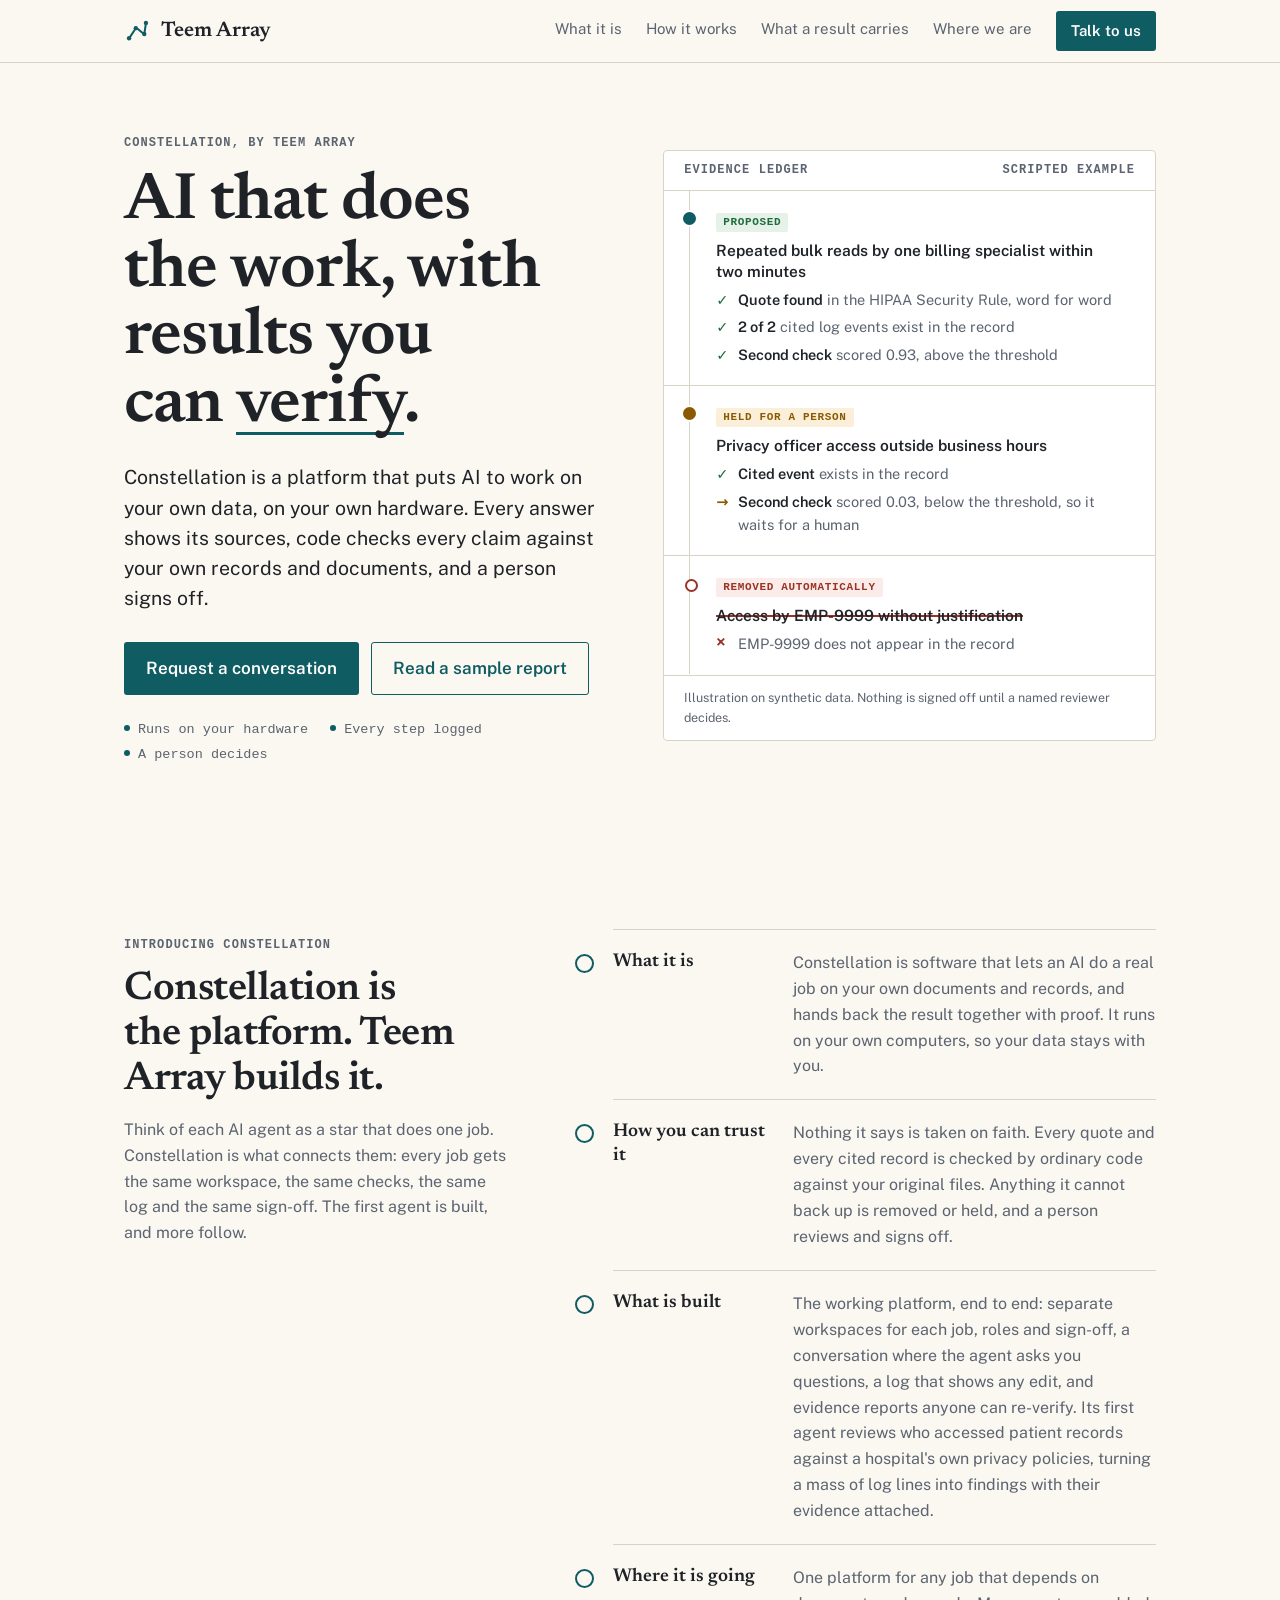
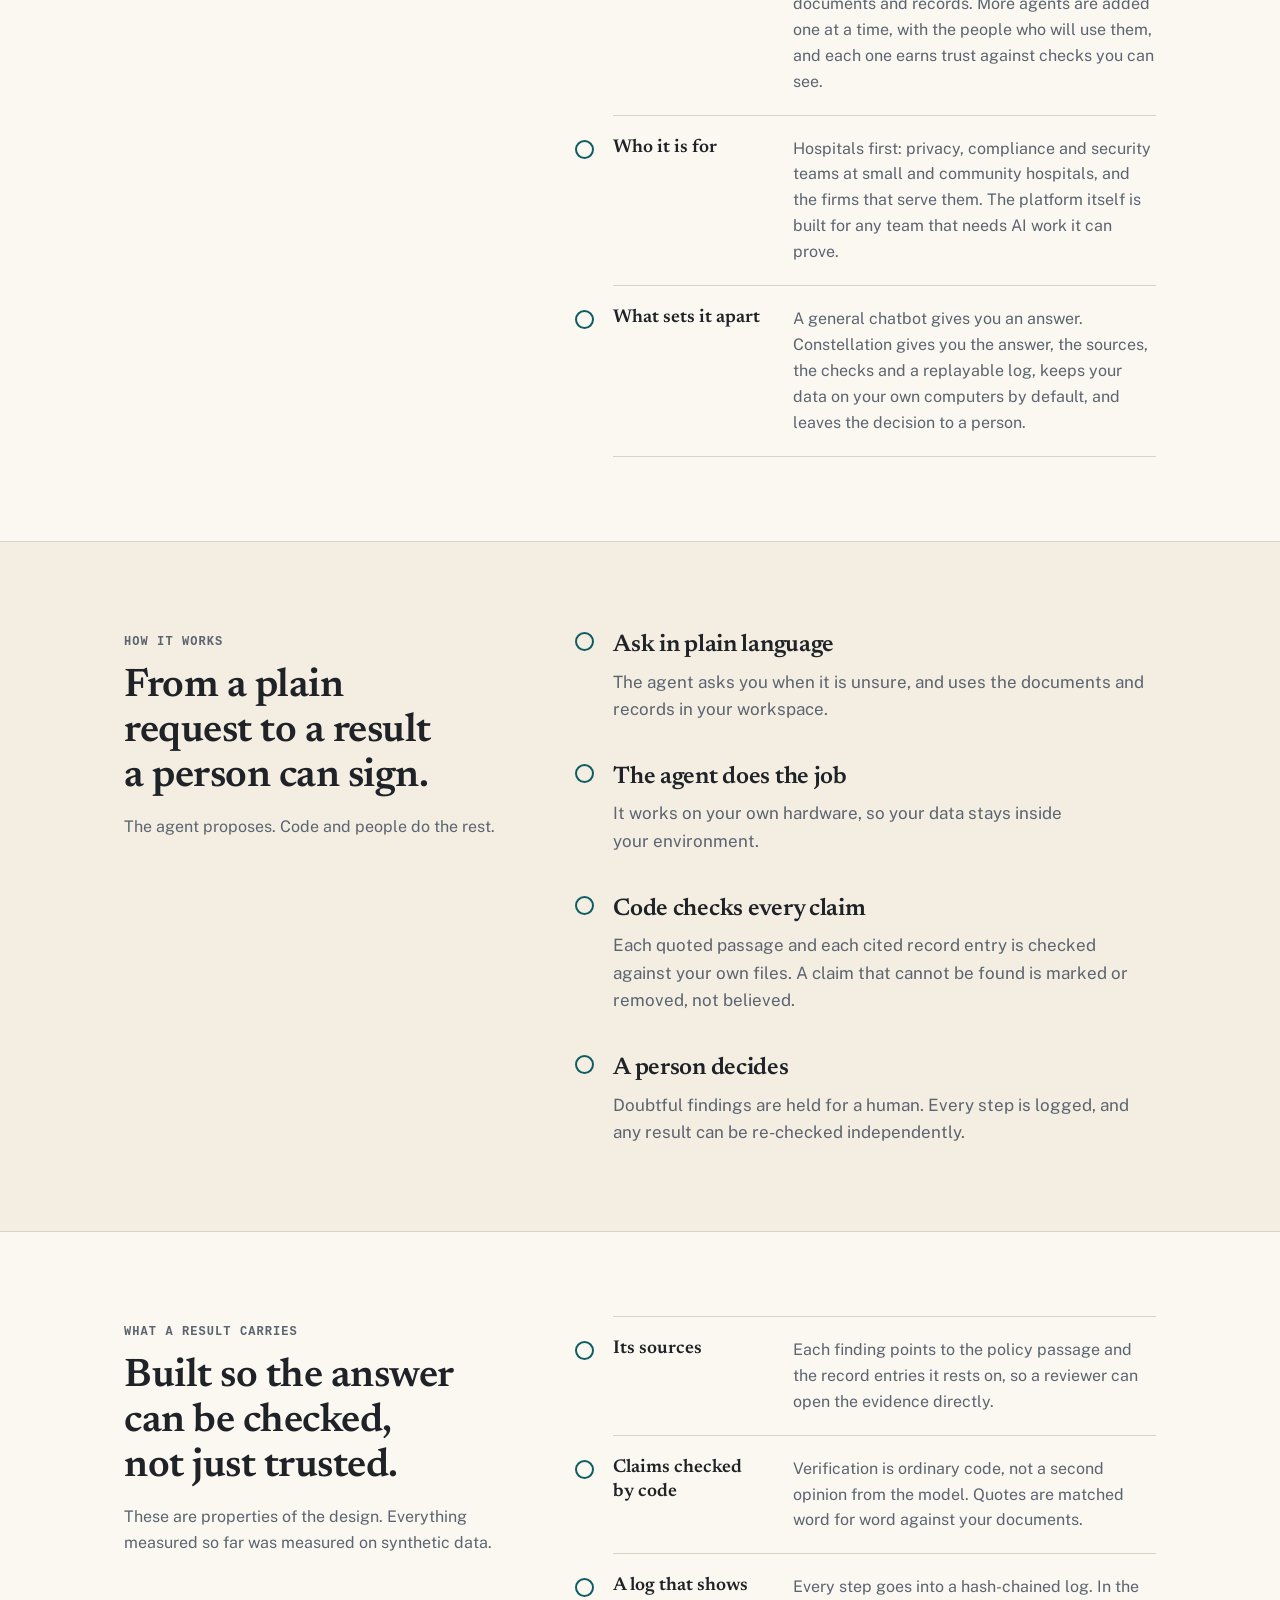
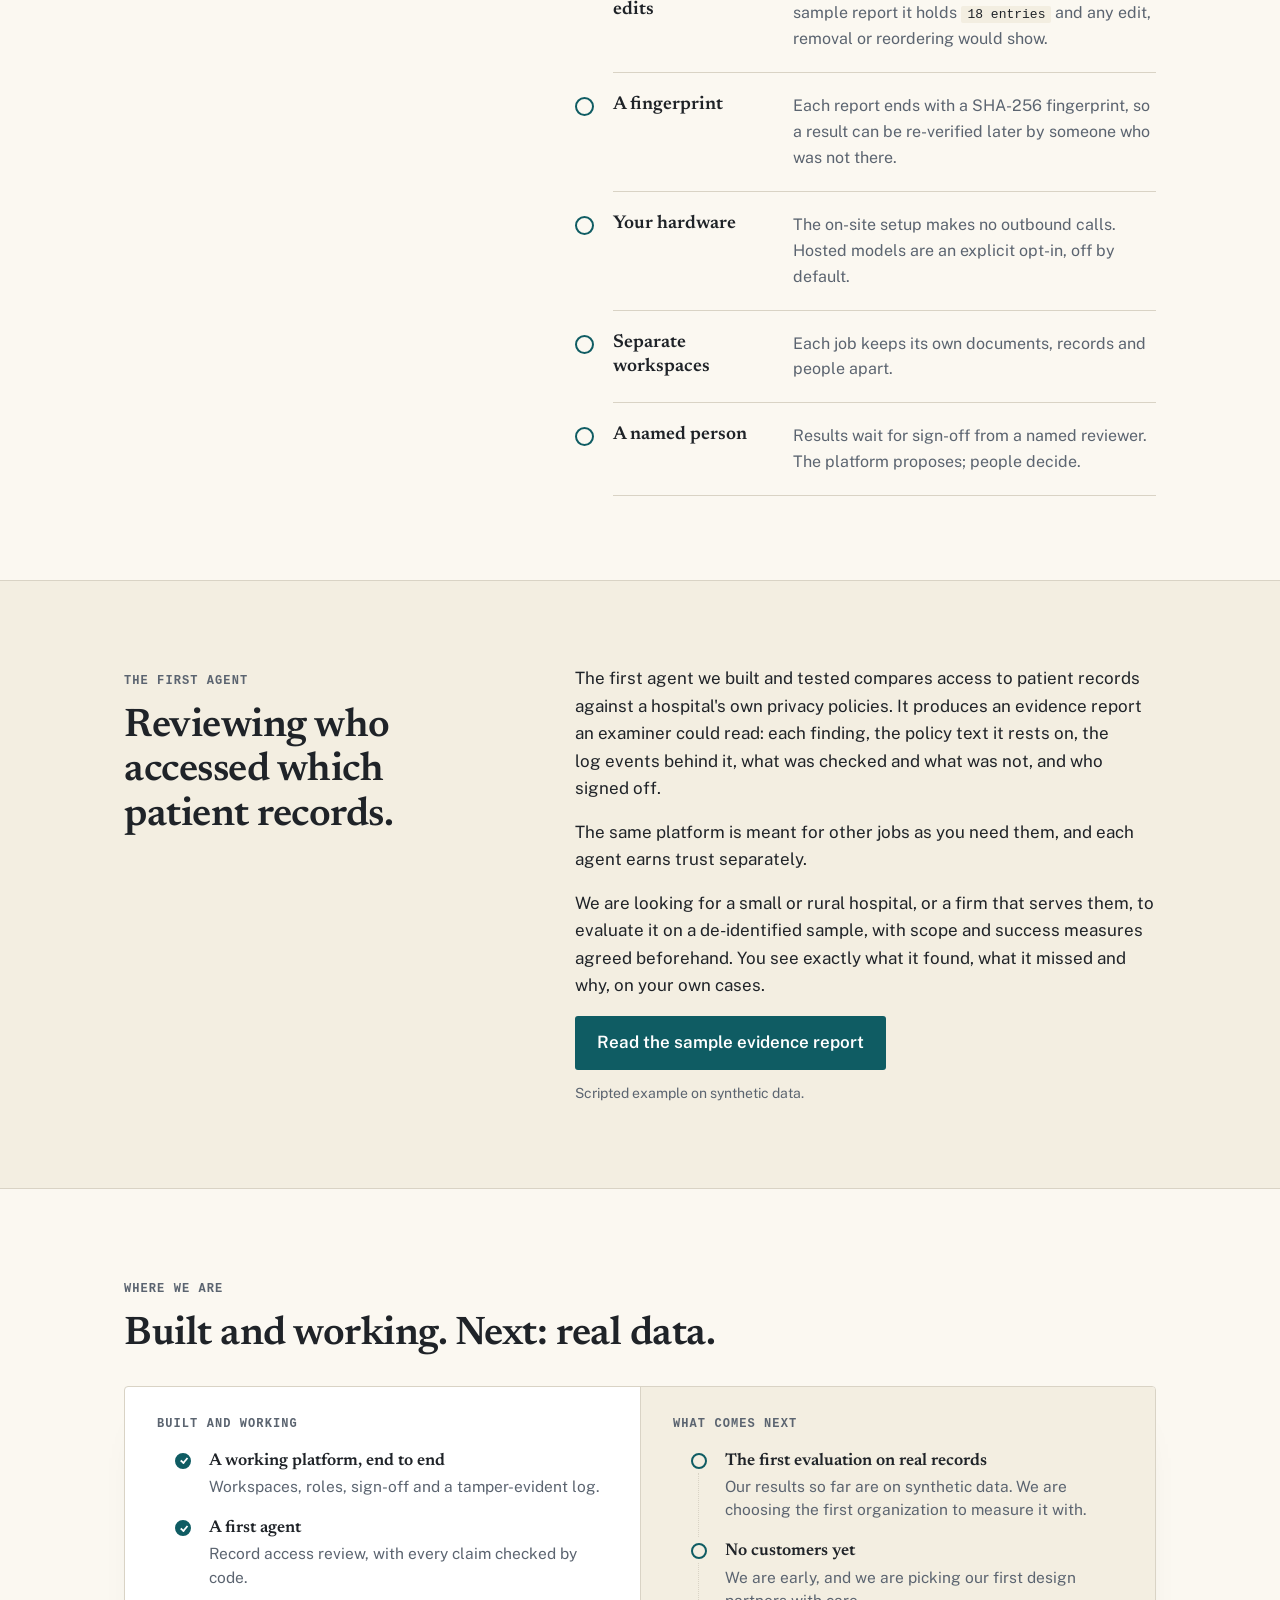
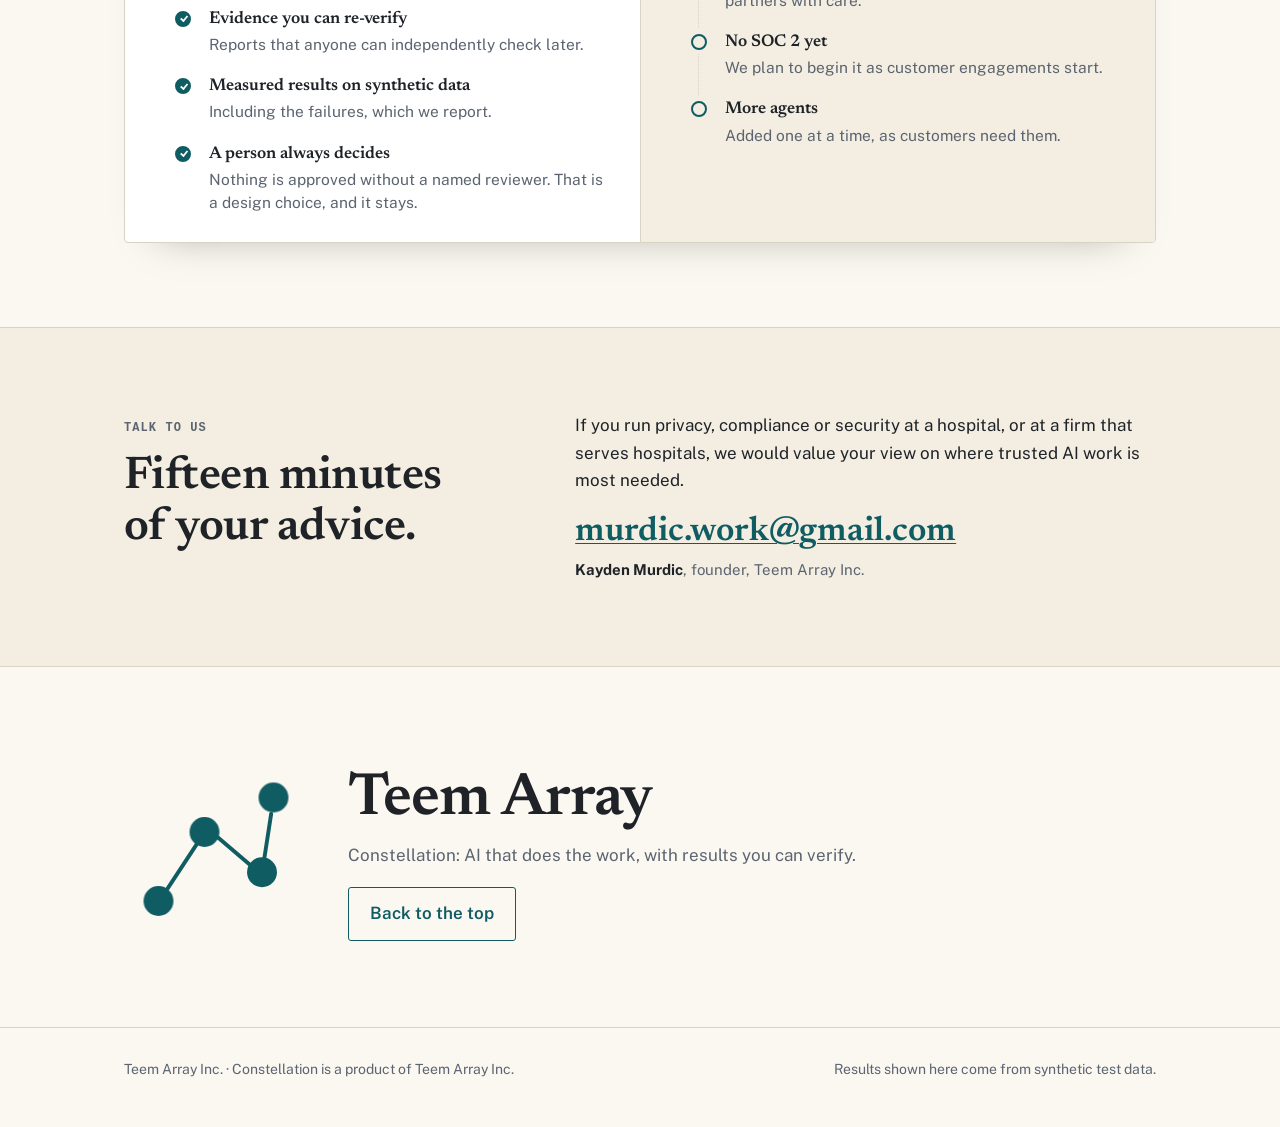
<file: index.html>
<!doctype html>
<html lang="en">
<head>
<meta charset="utf-8">
<meta name="viewport" content="width=device-width, initial-scale=1">
<meta http-equiv="Content-Security-Policy" content="default-src 'none'; script-src 'self'; style-src 'self' 'unsafe-inline'; font-src 'self'; img-src 'self' data:; base-uri 'none'; form-action 'none'; frame-ancestors 'none'">
<meta name="referrer" content="no-referrer">
<meta name="color-scheme" content="light dark">
<title>Teem Array: AI that does the work, with results you can verify</title>
<meta name="description" content="Constellation is a platform that puts AI to work on your own data, on your own hardware, and returns results you can verify. Every claim is checked against your own records and documents, every step is logged, and a person signs off.">
<meta property="og:title" content="Teem Array: AI that does the work, with results you can verify">
<meta property="og:description" content="A platform that puts AI to work on your own data, on your own hardware, with results you can verify.">
<meta property="og:type" content="website">
<link rel="icon" href="data:image/svg+xml,%3Csvg xmlns='http://www.w3.org/2000/svg' viewBox='0 0 16 16'%3E%3Cg fill='%230F5C63'%3E%3Ccircle cx='3' cy='12' r='1.3'/%3E%3Ccircle cx='7' cy='6' r='1.3'/%3E%3Ccircle cx='12' cy='9.5' r='1.3'/%3E%3Ccircle cx='13' cy='3' r='1.3'/%3E%3C/g%3E%3Cpath d='M3.8 10.9 6.3 7.1M8.2 6.5l2.7 2.3M12.2 8.3l.6-3.9' stroke='%230F5C63' stroke-width='1.2' fill='none' stroke-linecap='round'/%3E%3C/svg%3E">
<link rel="stylesheet" href="site.css">
<script src="site.js"></script>
<style>
section { padding-block: 84px; }
section.tint { background: var(--paper-2); border-block: 1px solid var(--rule); }
h2 { font-size: clamp(28px, 3.4vw, 40px); line-height: 1.12; }
.split { display: grid; grid-template-columns: minmax(0, .8fr) minmax(0, 1.2fr); gap: 64px; align-items: start; }
.split > .head { position: sticky; top: 100px; }
.split .head p { margin-top: 14px; color: var(--muted); font-size: 16px; }
@media (max-width: 860px) { .split { grid-template-columns: minmax(0, 1fr); gap: 28px; } .split > .head { position: static; } section { padding-block: 60px; } }

/* hero */
.hero { padding-block: 64px 80px; }
.hero-grid { display: grid; grid-template-columns: minmax(0, 1fr) minmax(0, 1.02fr); gap: 56px; align-items: center; }
@media (max-width: 920px) { .hero-grid { grid-template-columns: minmax(0, 1fr); gap: 40px; } .hero { padding-block: 40px 56px; } }
.hero h1 { font-size: clamp(40px, 5.6vw, 66px); line-height: 1.03; margin: 14px 0 22px; }
.hero h1 .u { background: linear-gradient(var(--teal), var(--teal)) no-repeat 0 92% / 100% 3px; padding-bottom: 2px; }
.lede { font-size: 19.5px; line-height: 1.55; max-width: 34em; margin-bottom: 28px; }
.cta-row { display: flex; flex-wrap: wrap; gap: 12px; }
.facts { display: flex; flex-wrap: wrap; gap: 6px 22px; margin: 26px 0 0; padding: 0; list-style: none; font: 500 13.5px/1.4 var(--font-mono); color: var(--muted); }
.facts li::before { content: ""; display: inline-block; width: 6px; height: 6px; border-radius: 50%; background: var(--teal); margin-right: 8px; vertical-align: 2px; }

/* the ledger: the one drawn mechanism on the page */
.ledger { background: var(--card); border: 1px solid var(--rule); border-radius: 4px; font-size: 14.5px; min-width: 0; }
.ledger-head { display: flex; justify-content: space-between; gap: 12px; padding: 12px 20px; border-bottom: 1px solid var(--rule); }
.claim { position: relative; padding: 17px 20px 17px 52px; border-top: 1px solid var(--rule); }
.ledger-head + .claim { border-top: 0; }
.claim::before { content: ""; position: absolute; left: 25px; top: 0; bottom: 0; width: 1px; background: var(--rule); transform-origin: top; }
.node { position: absolute; left: 19px; top: 21px; width: 13px; height: 13px; border-radius: 50%; background: var(--teal); border: 2px solid var(--card); box-sizing: content-box; margin: -2px; }
.claim.held .node { background: var(--hold); }
.claim.gone .node { background: var(--card); border: 2px solid var(--gone); margin: 0; width: 9px; height: 9px; left: 21px; top: 23px; box-sizing: content-box; }
.claim h3 { font: 600 15.5px/1.35 var(--font-body); margin: 0 0 4px; letter-spacing: 0; text-wrap: pretty; }
.chip { display: inline-block; font: 600 11px/1 var(--font-mono); letter-spacing: .06em; text-transform: uppercase; padding: 4px 7px; border-radius: 2px; margin-bottom: 8px; }
.chip.ok { background: var(--ok-wash); color: var(--ok); }
.chip.hold { background: var(--hold-wash); color: var(--hold); }
.chip.gone { background: var(--gone-wash); color: var(--gone); }
.checks { list-style: none; margin: 4px 0 0; padding: 0; color: var(--muted); }
.checks li { padding: 2px 0 2px 22px; position: relative; }
.checks li::before { content: "\2713"; position: absolute; left: 0; color: var(--ok); font-weight: 700; }
.checks li.flag::before { content: "\2192"; color: var(--hold); }
.checks li.x::before { content: "\00d7"; color: var(--gone); font-size: 17px; line-height: 1.2; }
.checks b { color: var(--ink); font-weight: 600; }
.strike { background: linear-gradient(var(--gone), var(--gone)) no-repeat 0 55% / 100% 2px; }
.ledger-foot { padding: 12px 20px; border-top: 1px solid var(--rule); font-size: 12.5px; color: var(--muted); }
@media (max-width: 480px) { .claim { padding-left: 46px; padding-right: 14px; } .ledger-head, .ledger-foot { padding-inline: 14px; } }

/* how it works: a drawn path of four stops */
.path { list-style: none; margin: 0; padding: 0 0 0 38px; position: relative; display: grid; gap: 34px; }
.path::before { content: ""; position: absolute; left: 7px; top: 10px; bottom: 10px; width: 1.5px; background: var(--teal); transform-origin: top; }
.path li { position: relative; }
.path li::before { content: ""; position: absolute; left: -38px; top: 6px; width: 15px; height: 15px; border-radius: 50%; background: var(--paper); border: 2px solid var(--teal); }
.tint .path li::before { background: var(--paper-2); }
.path h3 { font-size: 24px; margin-bottom: 4px; }
.path p { margin: 0; color: var(--muted); }

/* what each result carries */
.props { margin: 0; display: grid; gap: 0; }
.props > div { display: grid; grid-template-columns: minmax(0, .42fr) minmax(0, 1fr); gap: 8px 28px; padding: 20px 0; border-top: 1px solid var(--rule); }
.props > div:last-child { border-bottom: 1px solid var(--rule); }
.props dt { font: 600 18.5px/1.3 var(--font-display); }
.props dd { margin: 0; color: var(--muted); font-size: 16px; }
.props dd .mono { font-size: 13px; color: var(--ink); background: var(--paper-2); padding: 1px 6px; border-radius: 2px; overflow-wrap: anywhere; }
@media (max-width: 600px) { .props > div { grid-template-columns: minmax(0, 1fr); } }

/* status */
.status { display: grid; grid-template-columns: minmax(0, 1fr) minmax(0, 1fr); gap: 0; border: 1px solid var(--rule); border-radius: 4px; overflow: hidden; background: var(--card); }
.status > div { padding: 26px 28px; }
.status > div + div { background: var(--paper-2); border-left: 1px solid var(--rule); }
.status h3 { font: 600 12px/1.2 var(--font-mono); letter-spacing: .09em; text-transform: uppercase; color: var(--muted); margin-bottom: 14px; }
.status ul { margin: 0; padding-left: 18px; }
.status li { margin: 8px 0; font-size: 16px; }
@media (max-width: 760px) { .status { grid-template-columns: minmax(0, 1fr); } .status > div + div { border-left: 0; border-top: 1px solid var(--rule); } }

/* contact */
.contact h2 { font-size: clamp(30px, 4vw, 46px); }
.mail { display: block; margin: 18px 0 6px; font: 600 clamp(22px, 3.4vw, 34px)/1.15 var(--font-display); color: var(--teal); overflow-wrap: anywhere; }
.who { color: var(--muted); font-size: 15px; margin-top: 4px; }

/* motion */
@media (prefers-reduced-motion: no-preference) {
  .hero h1 .u { animation: drawX .9s .5s cubic-bezier(.2,.7,.2,1) both; }
  .ledger { animation: fadein .5s .1s both; }
  .claim::before { animation: drawY .7s calc(var(--d, 0s) + .1s) cubic-bezier(.3,.6,.2,1) both; }
  .node { animation: pop .35s calc(var(--d, 0s) + .25s) cubic-bezier(.3,1.6,.5,1) both; }
  .checks li { animation: fadein .4s calc(var(--d, 0s) + var(--i, 0) * .22s + .55s) both; }
  .chip { animation: fadein .4s calc(var(--d, 0s) + .45s) both; }
  .strike { animation: strike .55s calc(var(--d, 0s) + 1.15s) cubic-bezier(.4,0,.2,1) both; }
  @supports (animation-timeline: view()) {
    .reveal { animation: rise linear both; animation-timeline: view(); animation-range: entry 5% entry 38%; }
    .path::before { animation: spine linear both; animation-timeline: view(); animation-range: entry 20% cover 55%; }
  }
}

/* one thread through "What it is", "How it works" and "What a result carries" (wide screens) */
@media (min-width: 861px) {
  .thread { position: relative; }
  .thread::before { content: ""; position: absolute; top: 115px; bottom: 84px; width: 1.5px; background: var(--teal); transform-origin: top;
    left: calc(max(0px, (100% - 1080px) / 2) + 24px + (min(100%, 1080px) - 48px) * .4 + 45.4px); }
  .thread .path::before { content: none; }
  .thread .props { padding-left: 38px; }
  .thread .props > div { position: relative; }
  .thread .props > div::before { content: ""; position: absolute; left: -38px; top: 24px; width: 15px; height: 15px; border-radius: 50%; background: var(--paper); border: 2px solid var(--teal); }
  .thread .tint .path li::before { background: var(--paper-2); }
}
@media (max-width: 860px) { .thread .props > div::before { content: none; } }
@media (prefers-reduced-motion: no-preference) {
  @supports (animation-timeline: view()) {
    @keyframes fadeonly { from { opacity: .3; } to { opacity: 1; } }
    @keyframes lit { from { background-color: var(--paper); } to { background-color: var(--teal); } }
    @keyframes litTint { from { background-color: var(--paper-2); } to { background-color: var(--teal); } }
    @media (min-width: 861px) {
      .thread::before { animation: spine linear both; animation-timeline: view(); animation-range: cover 10% cover 90%; }
      .thread .props > div::before, .thread .path li::before { animation: lit linear both; animation-timeline: view(); animation-range: cover 42% cover 52%; }
      .thread .tint .path li::before { animation-name: litTint; }
    }
    .thread .props dt, .thread .props dd, .thread .path h3, .thread .path p { animation: fadeonly linear both; animation-timeline: view(); animation-range: entry 0% entry 40%; }
  }
}

/* closing mark: the four-star constellation draws itself as the end of the page scrolls in */
.closer { padding-block: 96px 80px; }
.closer-in { display: flex; align-items: center; gap: 40px; flex-wrap: wrap; }
.mark { width: clamp(124px, 15vw, 184px); height: auto; color: var(--teal); overflow: visible; flex: none; }
.mark .l { fill: none; stroke: currentColor; stroke-width: .34; stroke-linecap: round; }
.mark .s { fill: currentColor; }
.mark .h { fill: currentColor; opacity: 0; }
.mark .s, .mark .h { transform-box: fill-box; transform-origin: center; }
.closer .word { font: 600 clamp(36px, 5.2vw, 60px)/1 var(--font-display); letter-spacing: -0.015em; }
.closer p { margin: 12px 0 18px; color: var(--muted); max-width: 30em; }
@keyframes starLight { 0% { fill: var(--dim); transform: scale(1); } 55% { fill: var(--teal); transform: scale(1.7); } 100% { fill: var(--teal); transform: scale(1); } }
@keyframes lineGo { from { stroke-dashoffset: 1; } to { stroke-dashoffset: 0; } }
@keyframes flash { 0% { opacity: 0; transform: scale(.5); } 30% { opacity: .5; } 100% { opacity: 0; transform: scale(2.1); } }
@keyframes twinkle { 0%, 100% { opacity: 0; transform: scale(.7); } 50% { opacity: .14; transform: scale(1.15); } }
@media (prefers-reduced-motion: no-preference) {
  /* before the sequence: four dim stars, no lines. It starts when the mark is in view (site.js adds .go). */
  .js .mark { --dim: color-mix(in srgb, var(--muted) 42%, var(--paper)); }
  .js .mark .s { fill: var(--dim); }
  .js .mark .l { stroke-dasharray: 1; stroke-dashoffset: 1; }
  .js .mark.go .s { animation: starLight .7s var(--d) cubic-bezier(.3, 1.2, .5, 1) forwards; }
  .js .mark.go .l { animation: lineGo .62s var(--d) cubic-bezier(.45, 0, .25, 1) forwards; }
  .js .mark.go .h { animation: flash 1s var(--d) ease-out backwards, twinkle 6s calc(var(--d) + 1.4s) ease-in-out infinite; }
}

/* status: filled ring with a check = in place, hollow ring = ahead (same language as the thread above) */
.status { box-shadow: 0 24px 40px -34px rgba(0, 0, 0, .35); }
.status > div { padding: 30px 32px 22px; }
.status h3 { margin-bottom: 20px; }
.ticks { list-style: none; margin: 0; padding: 0; }
.ticks li { position: relative; padding: 0 0 20px 34px; margin: 0; font-size: 15.5px; line-height: 1.5; }
.ticks li:last-child { padding-bottom: 6px; }
.ticks li::before { content: ""; position: absolute; left: 0; top: 2px; width: 16px; height: 16px; border-radius: 50%; border: 2px solid var(--teal); box-sizing: border-box; }
.ticks.done li::before { background: var(--teal); }
.ticks.done li::after { content: ""; position: absolute; left: 5.5px; top: 5.5px; width: 4.5px; height: 8px; border: solid var(--on-teal); border-width: 0 2px 2px 0; transform: rotate(40deg) scale(.9); transform-origin: 70% 60%; box-sizing: border-box; }
.ticks li strong { display: block; font: 600 17px/1.3 var(--font-display); margin-bottom: 2px; }
.ticks li span { color: var(--muted); }
.ticks.ahead li:not(:last-child)::after { content: ""; position: absolute; left: 7px; top: 22px; bottom: 4px; width: 0; border-left: 1.5px dotted var(--rule); }
.ticks.done li:not(:last-child)::after { }
@media (max-width: 760px) { .status > div { padding: 24px 22px 16px; } }
</style>
</head>
<body>

<header class="bar"><div class="wrap">
  <a class="brand" href="#top" aria-label="Teem Array, top of page">
    <svg viewBox="0 0 16 16" aria-hidden="true" focusable="false"><circle cx="3" cy="12" r="1.3"/><circle cx="7" cy="6" r="1.3"/><circle cx="12" cy="9.5" r="1.3"/><circle cx="13" cy="3" r="1.3"/><path d="M3.8 10.9 6.3 7.1M8.2 6.5l2.7 2.3M12.2 8.3l.6-3.9" fill="none"/></svg>
    <span>Teem Array</span>
  </a>
  <nav class="nav" aria-label="Page sections">
    <a href="#what">What it is</a>
    <a href="#how">How it works</a>
    <a href="#carries">What a result carries</a>
    <a href="#status">Where we are</a>
    <a class="pill" href="#contact">Talk to us</a>
  </nav>
</div></header>

<main id="top">

<section class="hero"><div class="wrap hero-grid">
  <div>
    <span class="label">Constellation, by Teem Array</span>
    <h1>AI that does the work, with results you can <span class="u">verify</span>.</h1>
    <p class="lede">Constellation is a platform that puts AI to work on your own data, on your own hardware. Every answer shows its sources, code checks every claim against your own records and documents, and a person signs off.</p>
    <div class="cta-row">
      <a class="btn" href="mailto:murdic.work@gmail.com?subject=A%20conversation%20about%20Constellation">Request a conversation</a>
      <a class="btn ghost" href="sample-evidence-report.html">Read a sample report</a>
    </div>
    <ul class="facts" aria-label="Key properties">
      <li>Runs on your hardware</li>
      <li>Every step logged</li>
      <li>A person decides</li>
    </ul>
  </div>

  <div class="ledger" role="group" aria-label="Illustration: three proposed findings and what the checks did with each. Scripted example on synthetic data.">
    <div class="ledger-head"><span class="label">Evidence ledger</span><span class="label">Scripted example</span></div>

    <div class="claim" style="--d:.2s">
      <span class="node"></span>
      <span class="chip ok">Proposed</span>
      <h3>Repeated bulk reads by one billing specialist within two minutes</h3>
      <ul class="checks">
        <li style="--i:0"><b>Quote found</b> in the HIPAA Security Rule, word for word</li>
        <li style="--i:1"><b>2 of 2</b> cited log events exist in the record</li>
        <li style="--i:2"><b>Second check</b> scored 0.93, above the threshold</li>
      </ul>
    </div>

    <div class="claim held" style="--d:1.4s">
      <span class="node"></span>
      <span class="chip hold">Held for a person</span>
      <h3>Privacy officer access outside business hours</h3>
      <ul class="checks">
        <li style="--i:0"><b>Cited event</b> exists in the record</li>
        <li class="flag" style="--i:1"><b>Second check</b> scored 0.03, below the threshold, so it waits for a human</li>
      </ul>
    </div>

    <div class="claim gone" style="--d:2.4s">
      <span class="node"></span>
      <span class="chip gone">Removed automatically</span>
      <h3><span class="strike">Access by EMP-9999 without justification</span></h3>
      <ul class="checks">
        <li class="x" style="--i:0">EMP-9999 does not appear in the record</li>
      </ul>
    </div>

    <div class="ledger-foot">Illustration on synthetic data. Nothing is signed off until a named reviewer decides.</div>
  </div>
</div></section>

<div class="thread">
<section id="what"><div class="wrap split">
  <div class="head reveal">
    <span class="label">Introducing Constellation</span>
    <h2 style="margin-top:12px">Constellation is the platform. Teem Array builds it.</h2>
    <p>Think of each AI agent as a star that does one job. Constellation is what connects them: every job gets the same workspace, the same checks, the same log and the same sign-off. The first agent is built, and more follow.</p>
  </div>
  <dl class="props">
    <div><dt>What it is</dt><dd>Constellation is software that lets an AI do a real job on your own documents and records, and hands back the result together with proof. It runs on your own computers, so your data stays with you.</dd></div>
    <div><dt>How you can trust it</dt><dd>Nothing it says is taken on faith. Every quote and every cited record is checked by ordinary code against your original files. Anything it cannot back up is removed or held, and a person reviews and signs off.</dd></div>
    <div><dt>What is built</dt><dd>The working platform, end to end: separate workspaces for each job, roles and sign-off, a conversation where the agent asks you questions, a log that shows any edit, and evidence reports anyone can re-verify. Its first agent reviews who accessed patient records against a hospital's own privacy policies, turning a mass of log lines into findings with their evidence attached.</dd></div>
    <div><dt>Where it is going</dt><dd>One platform for any job that depends on documents and records. More agents are added one at a time, with the people who will use them, and each one earns trust against checks you can see.</dd></div>
    <div><dt>Who it is for</dt><dd>Hospitals first: privacy, compliance and security teams at small and community hospitals, and the firms that serve them. The platform itself is built for any team that needs AI work it can prove.</dd></div>
    <div><dt>What sets it apart</dt><dd>A general chatbot gives you an answer. Constellation gives you the answer, the sources, the checks and a replayable log, keeps your data on your own computers by default, and leaves the decision to a person.</dd></div>
  </dl>
</div></section>

<section id="how" class="tint"><div class="wrap split">
  <div class="head reveal">
    <span class="label">How it works</span>
    <h2 style="margin-top:12px">From a plain request to a result a person can sign.</h2>
    <p>The agent proposes. Code and people do the rest.</p>
  </div>
  <ol class="path">
    <li><h3>Ask in plain language</h3><p>The agent asks you when it is unsure, and uses the documents and records in your workspace.</p></li>
    <li><h3>The agent does the job</h3><p>It works on your own hardware, so your data stays inside your environment.</p></li>
    <li><h3>Code checks every claim</h3><p>Each quoted passage and each cited record entry is checked against your own files. A claim that cannot be found is marked or removed, not believed.</p></li>
    <li><h3>A person decides</h3><p>Doubtful findings are held for a human. Every step is logged, and any result can be re-checked independently.</p></li>
  </ol>
</div></section>

<section id="carries"><div class="wrap split">
  <div class="head reveal">
    <span class="label">What a result carries</span>
    <h2 style="margin-top:12px">Built so the answer can be checked, not just trusted.</h2>
    <p>These are properties of the design. Everything measured so far was measured on synthetic data.</p>
  </div>
  <dl class="props">
    <div><dt>Its sources</dt><dd>Each finding points to the policy passage and the record entries it rests on, so a reviewer can open the evidence directly.</dd></div>
    <div><dt>Claims checked by code</dt><dd>Verification is ordinary code, not a second opinion from the model. Quotes are matched word for word against your documents.</dd></div>
    <div><dt>A log that shows edits</dt><dd>Every step goes into a hash-chained log. In the sample report it holds <span class="mono">18 entries</span> and any edit, removal or reordering would show.</dd></div>
    <div><dt>A fingerprint</dt><dd>Each report ends with a SHA-256 fingerprint, so a result can be re-verified later by someone who was not there.</dd></div>
    <div><dt>Your hardware</dt><dd>The on-site setup makes no outbound calls. Hosted models are an explicit opt-in, off by default.</dd></div>
    <div><dt>Separate workspaces</dt><dd>Each job keeps its own documents, records and people apart.</dd></div>
    <div><dt>A named person</dt><dd>Results wait for sign-off from a named reviewer. The platform proposes; people decide.</dd></div>
  </dl>
</div></section>

</div>

<section class="tint"><div class="wrap split">
  <div class="head reveal">
    <span class="label">The first agent</span>
    <h2 style="margin-top:12px">Reviewing who accessed which patient records.</h2>
  </div>
  <div class="reveal">
    <p>The first agent we built and tested compares access to patient records against a hospital's own privacy policies. It produces an evidence report an examiner could read: each finding, the policy text it rests on, the log events behind it, what was checked and what was not, and who signed off.</p>
    <p>The same platform is meant for other jobs as you need them, and each agent earns trust separately.</p>
    <p>We are looking for a small or rural hospital, or a firm that serves them, to evaluate it on a de-identified sample, with scope and success measures agreed beforehand. You see exactly what it found, what it missed and why, on your own cases.</p>
    <a class="btn" href="sample-evidence-report.html">Read the sample evidence report</a>
    <p class="muted" style="margin:12px 0 0;font-size:14px">Scripted example on synthetic data.</p>
  </div>
</div></section>

<section id="status"><div class="wrap">
  <span class="label">Where we are</span>
  <h2 style="margin:12px 0 28px;max-width:20em">Built and working. Next: real data.</h2>
  <div class="status reveal">
    <div>
      <h3>Built and working</h3>
      <ul class="ticks done">
        <li><strong>A working platform, end to end</strong><span>Workspaces, roles, sign-off and a tamper-evident log.</span></li>
        <li><strong>A first agent</strong><span>Record access review, with every claim checked by code.</span></li>
        <li><strong>Evidence you can re-verify</strong><span>Reports that anyone can independently check later.</span></li>
        <li><strong>Measured results on synthetic data</strong><span>Including the failures, which we report.</span></li>
        <li><strong>A person always decides</strong><span>Nothing is approved without a named reviewer. That is a design choice, and it stays.</span></li>
      </ul>
    </div>
    <div>
      <h3>What comes next</h3>
      <ul class="ticks ahead">
        <li><strong>The first evaluation on real records</strong><span>Our results so far are on synthetic data. We are choosing the first organization to measure it with.</span></li>
        <li><strong>No customers yet</strong><span>We are early, and we are picking our first design partners with care.</span></li>
        <li><strong>No SOC 2 yet</strong><span>We plan to begin it as customer engagements start.</span></li>
        <li><strong>More agents</strong><span>Added one at a time, as customers need them.</span></li>
      </ul>
    </div>
  </div>
</div></section>

<section id="contact" class="tint contact"><div class="wrap split">
  <div class="head">
    <span class="label">Talk to us</span>
    <h2 style="margin-top:12px">Fifteen minutes of your advice.</h2>
  </div>
  <div>
    <p>If you run privacy, compliance or security at a hospital, or at a firm that serves hospitals, we would value your view on where trusted AI work is most needed.</p>
    <a class="mail" href="mailto:murdic.work@gmail.com?subject=A%20conversation%20about%20Constellation">murdic.work@gmail.com</a>
    <div class="who"><strong style="color:var(--ink)">Kayden Murdic</strong>, founder, Teem Array Inc.</div>
  </div>
</div></section>

<section class="closer" aria-label="Teem Array"><div class="wrap closer-in">
  <svg class="mark" viewBox="0 0 16 16" role="img" aria-label="Teem Array mark: four connected stars">
    <g><circle class="h" style="--d:0s" cx="3" cy="12" r="2.4"/></g><g><circle class="h" style="--d:1.05s" cx="7" cy="6" r="2.4"/></g><g><circle class="h" style="--d:2.1s" cx="12" cy="9.5" r="2.4"/></g><g><circle class="h" style="--d:3.15s" cx="13" cy="3" r="2.4"/></g>
    <path class="l l1" style="--d:.45s" pathLength="1" d="M3.8 10.9 6.3 7.1"/>
    <path class="l l2" style="--d:1.5s" pathLength="1" d="M8.2 6.5 10.9 8.8"/>
    <path class="l l3" style="--d:2.55s" pathLength="1" d="M12.2 8.3 12.8 4.4"/>
    <circle class="s s1" style="--d:0s" cx="3" cy="12" r="1.3"/><circle class="s s2" style="--d:1.05s" cx="7" cy="6" r="1.3"/><circle class="s s3" style="--d:2.1s" cx="12" cy="9.5" r="1.3"/><circle class="s s4" style="--d:3.15s" cx="13" cy="3" r="1.3"/>
  </svg>
  <div>
    <div class="word">Teem Array</div>
    <p>Constellation: AI that does the work, with results you can verify.</p>
    <a class="btn ghost" href="#top">Back to the top</a>
  </div>
</div></section>

</main>

<footer class="foot"><div class="wrap">
  <span>Teem Array Inc. &middot; Constellation is a product of Teem Array Inc.</span>
  <span>Results shown here come from synthetic test data.</span>
</div></footer>
</body>
</html>
</file>
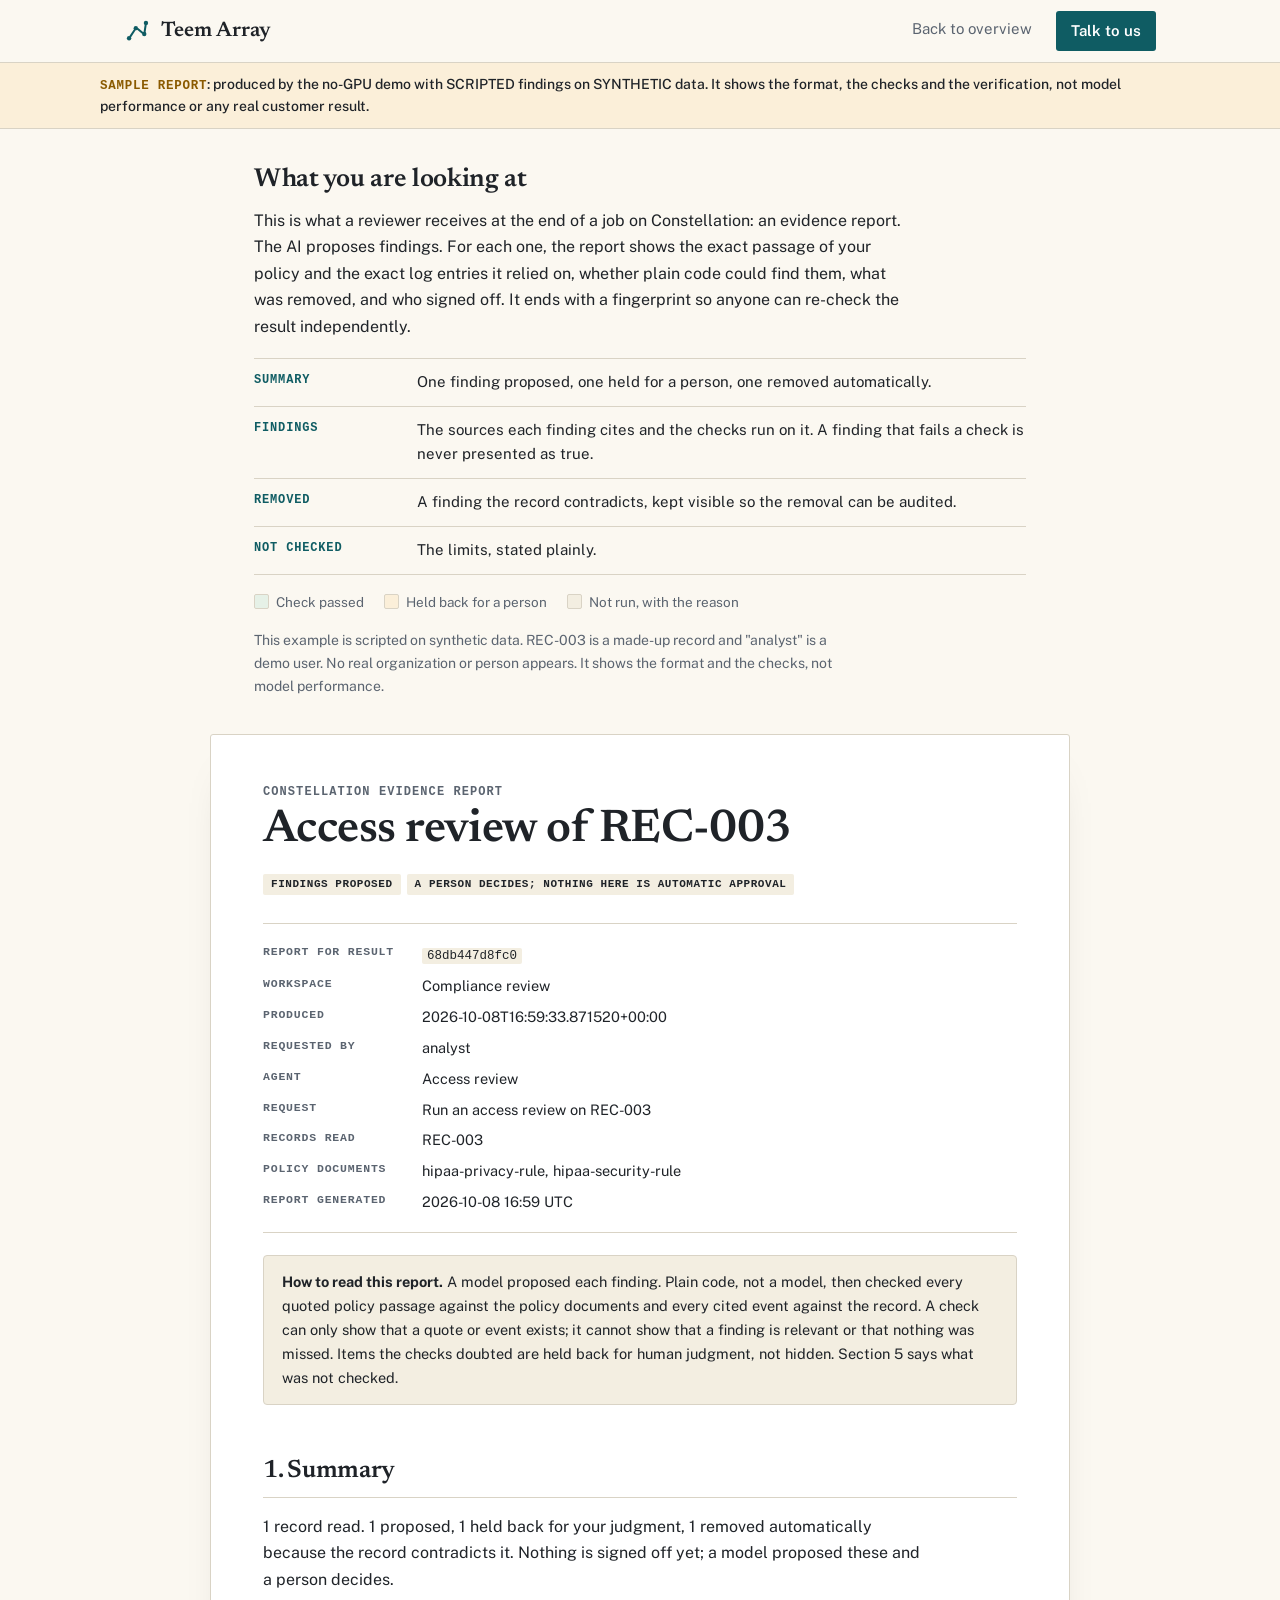
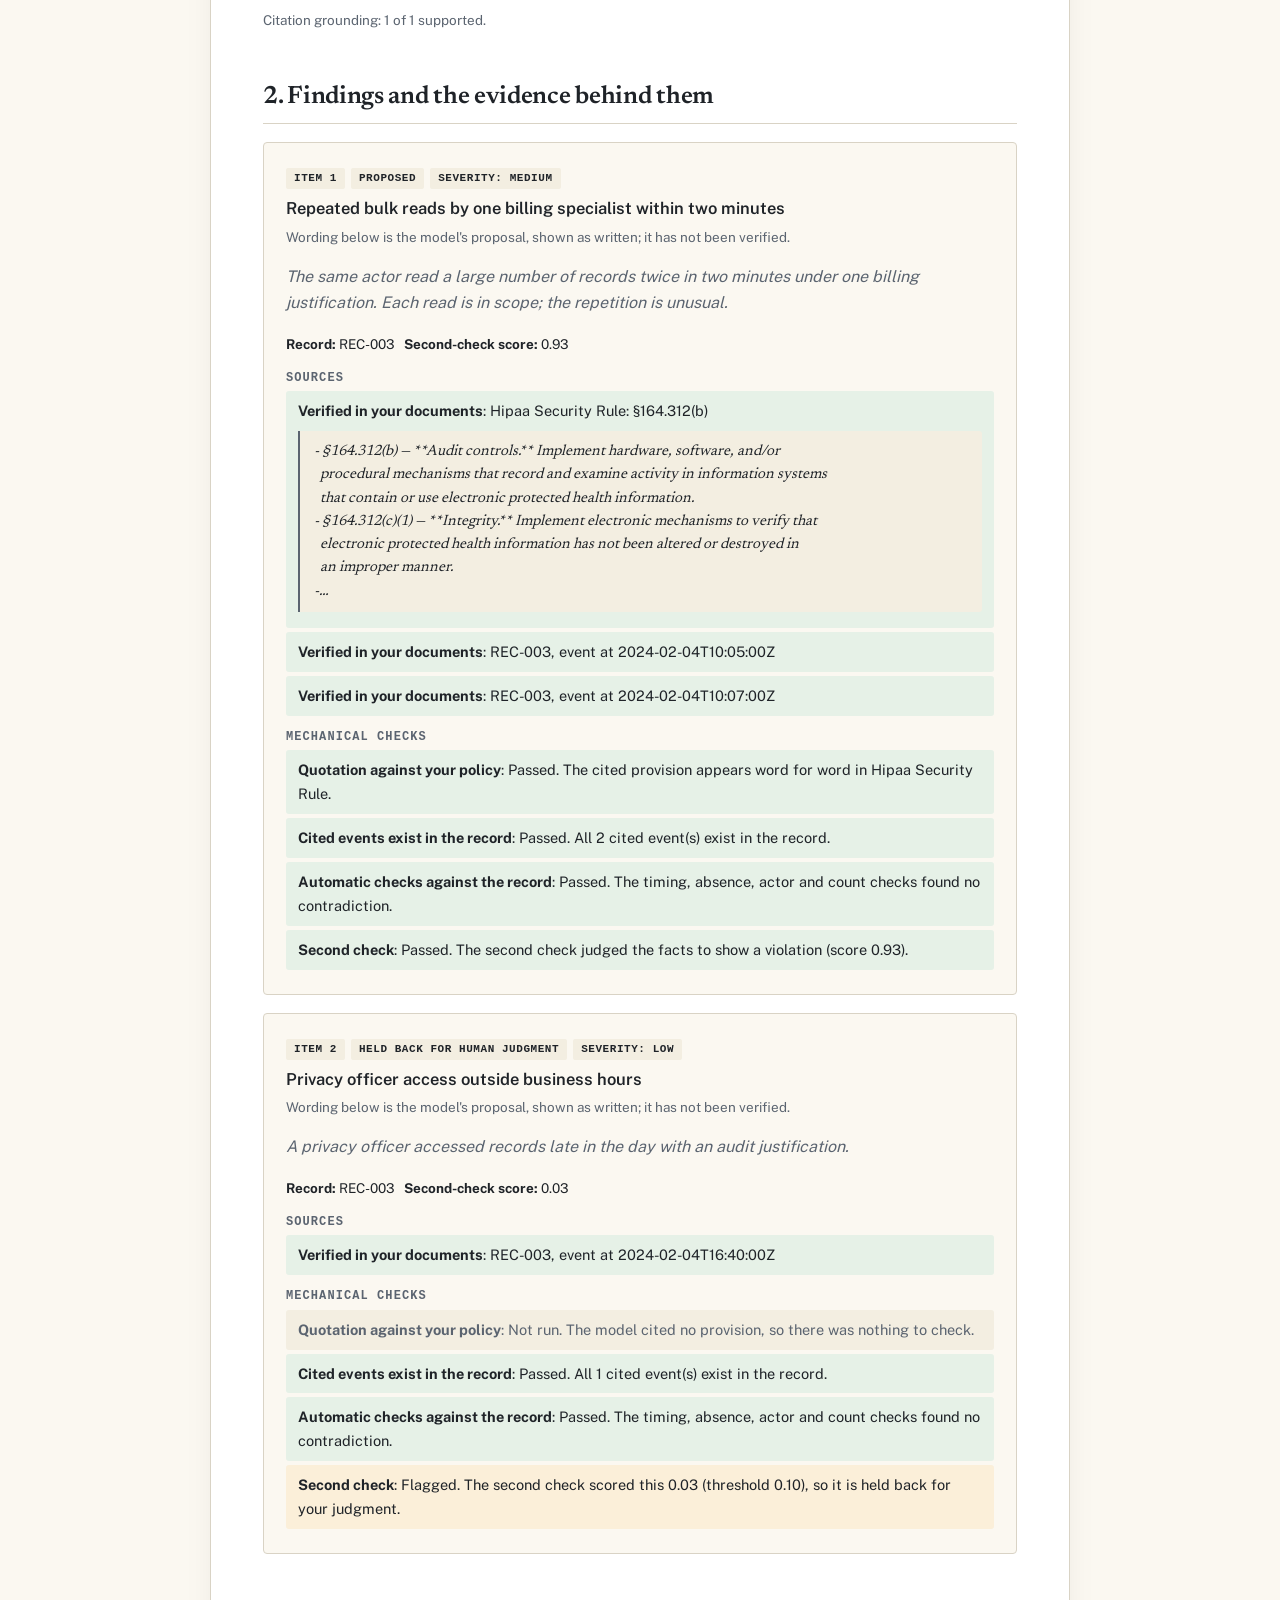
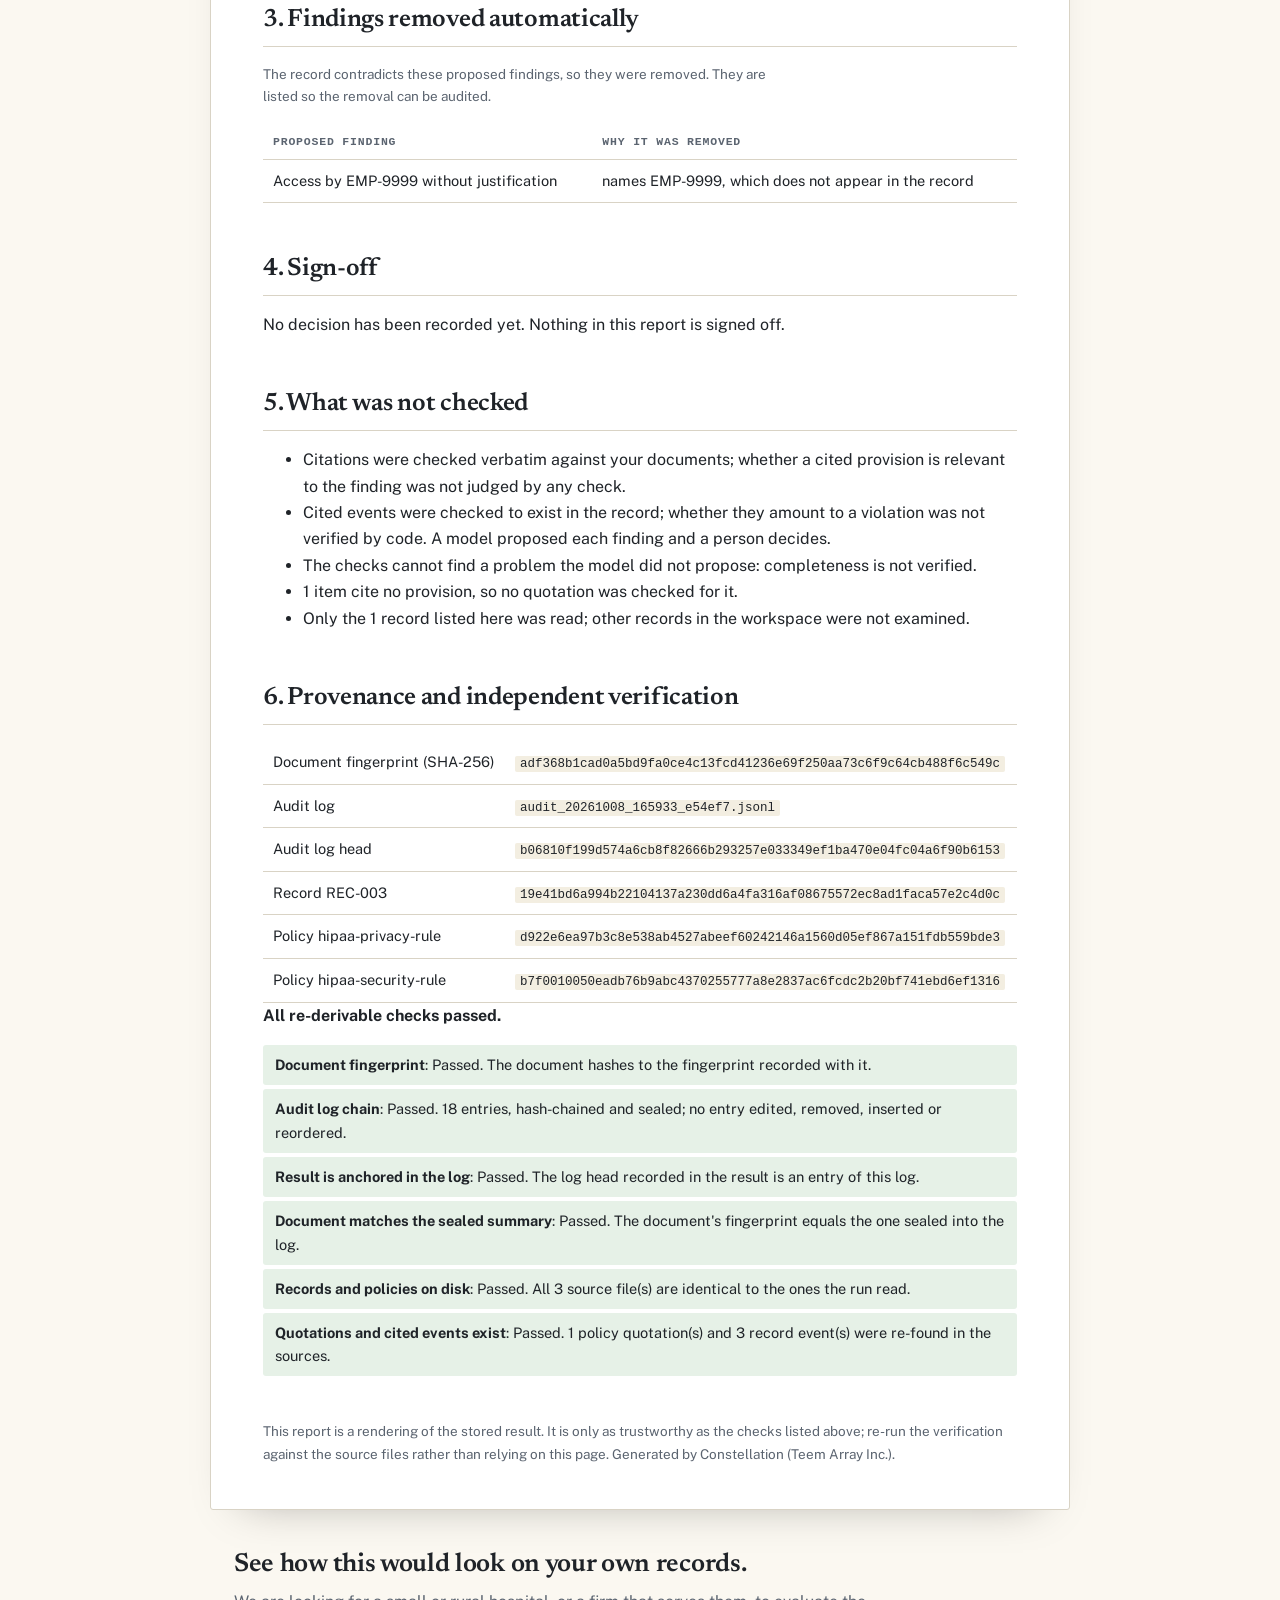
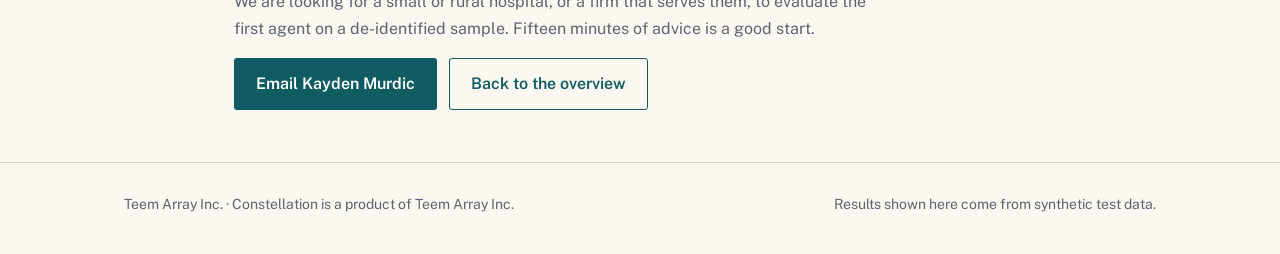
<file: sample-evidence-report.html>
<!doctype html>
<html lang="en"><head><meta charset="utf-8"><meta name="viewport" content="width=device-width,initial-scale=1">
<title>Sample evidence report | Teem Array</title>
<meta http-equiv="Content-Security-Policy" content="default-src 'none'; style-src 'self' 'unsafe-inline'; font-src 'self'; img-src 'self' data:; base-uri 'none'; form-action 'none'; frame-ancestors 'none'">
<meta name="referrer" content="no-referrer">
<meta name="color-scheme" content="light dark">
<meta name="description" content="A sample evidence report from Constellation: one scripted example on synthetic data, showing the findings, the checks run on each, what was removed, and how a result is re-verified."><style>
:root{--ink:#1f2328;--muted:#5b6470;--paper:#fbf8f1;--rule:#d9d3c5;--teal:#0F5C63;--green:#E6F1E7;--amber:#FBEFD9;--red:#FBECEA;--sunk:#f1ede2}
*{box-sizing:border-box}body{margin:0;background:var(--paper);color:var(--ink);font:15px/1.5 "Public Sans",system-ui,-apple-system,Segoe UI,Roboto,sans-serif}
main{max-width:860px;margin:0 auto;padding:32px 20px 64px}h1{font:600 26px/1.25 Georgia,"Newsreader",serif;margin:0 0 4px}
h2{font:600 18px/1.3 Georgia,"Newsreader",serif;margin:32px 0 10px;border-bottom:1px solid var(--rule);padding-bottom:6px}
h3{font-size:15px;margin:0 0 4px}.muted{color:var(--muted)}.small{font-size:13px}
.meta{display:grid;grid-template-columns:max-content 1fr;gap:2px 16px;margin:14px 0}.meta dt{color:var(--muted)}.meta dd{margin:0;overflow-wrap:anywhere}
.item{border:1px solid var(--rule);border-radius:6px;padding:12px 14px;margin:12px 0;background:#fff;break-inside:avoid}
.tag{display:inline-block;font-size:12px;font-weight:600;padding:1px 8px;border-radius:3px;background:var(--sunk);margin-right:6px}
.row{padding:6px 10px;border-radius:4px;margin:3px 0;font-size:14px}.ok{background:var(--green)}.warn{background:var(--amber)}.bad{background:var(--red)}.neutral{background:var(--sunk)}
blockquote{margin:6px 0;padding:6px 10px;border-left:3px solid var(--teal);background:var(--sunk);font-size:14px;white-space:pre-wrap;overflow-wrap:anywhere}
.model{font-style:italic}.notice{border:1px solid var(--rule);background:var(--sunk);border-radius:6px;padding:10px 14px;margin:14px 0}
code{font-family:ui-monospace,SFMono-Regular,Menlo,Consolas,monospace;font-size:12.5px;overflow-wrap:anywhere}
table{border-collapse:collapse;width:100%;font-size:14px}th,td{border-bottom:1px solid var(--rule);text-align:left;padding:6px 8px;vertical-align:top}
footer{margin-top:40px;color:var(--muted);font-size:13px}
@media print{body{background:#fff}main{padding:0}.item{page-break-inside:avoid}}
</style>
<link rel="stylesheet" href="site.css">
<link rel="stylesheet" href="report.css">
</head>
<body>
<header class="bar"><div class="wrap">
  <a class="brand" href="./" aria-label="Teem Array, overview">
    <svg viewBox="0 0 16 16" aria-hidden="true" focusable="false"><circle cx="3" cy="12" r="1.3"/><circle cx="7" cy="6" r="1.3"/><circle cx="12" cy="9.5" r="1.3"/><circle cx="13" cy="3" r="1.3"/><path d="M3.8 10.9 6.3 7.1M8.2 6.5l2.7 2.3M12.2 8.3l.6-3.9" fill="none"/></svg>
    <span>Teem Array</span>
  </a>
  <nav class="nav" aria-label="Site"><a href="./">Back to overview</a><a class="pill" href="mailto:murdic.work@gmail.com?subject=A%20conversation%20about%20Constellation">Talk to us</a></nav>
</div></header>
<div class="sample-banner"><div class="in"><strong>SAMPLE REPORT</strong>: produced by the no-GPU demo with SCRIPTED findings on SYNTHETIC data. It shows the format, the checks and the verification, not model performance or any real customer result.</div></div><div class="ctx">
<h2>What you are looking at</h2>
<p>This is what a reviewer receives at the end of a job on Constellation: an evidence report. The AI proposes findings. For each one, the report shows the exact passage of your policy and the exact log entries it relied on, whether plain code could find them, what was removed, and who signed off. It ends with a fingerprint so anyone can re-check the result independently.</p>
<ul class="read">
<li><b>Summary</b><span>One finding proposed, one held for a person, one removed automatically.</span></li>
<li><b>Findings</b><span>The sources each finding cites and the checks run on it. A finding that fails a check is never presented as true.</span></li>
<li><b>Removed</b><span>A finding the record contradicts, kept visible so the removal can be audited.</span></li>
<li><b>Not checked</b><span>The limits, stated plainly.</span></li>
</ul>
<div class="key"><span class="g">Check passed</span><span class="a">Held back for a person</span><span class="n">Not run, with the reason</span></div>
<p class="fine">This example is scripted on synthetic data. REC-003 is a made-up record and "analyst" is a demo user. No real organization or person appears. It shows the format and the checks, not model performance.</p>
</div>
<main>
<p class="muted small">Constellation evidence report</p>
<h1>Access review of REC-003</h1>
<p><span class="tag">Findings proposed</span><span class="tag">A person decides; nothing here is automatic approval</span></p>
<dl class="meta">
<dt>Report for result</dt><dd><code>68db447d8fc0</code></dd>
<dt>Workspace</dt><dd>Compliance review</dd>
<dt>Produced</dt><dd>2026-10-08T16:59:33.871520+00:00</dd>
<dt>Requested by</dt><dd>analyst</dd>
<dt>Agent</dt><dd>Access review</dd>
<dt>Request</dt><dd>Run an access review on REC-003</dd>
<dt>Records read</dt><dd>REC-003</dd>
<dt>Policy documents</dt><dd>hipaa-privacy-rule, hipaa-security-rule</dd>


<dt>Report generated</dt><dd>2026-10-08 16:59 UTC</dd>
</dl>
<div class="notice"><strong>How to read this report.</strong> A model proposed each finding. Plain code, not a model, then checked
every quoted policy passage against the policy documents and every cited event against the record. A check can only show that a quote
or event exists; it cannot show that a finding is relevant or that nothing was missed. Items the checks doubted are held back for human
judgment, not hidden. Section 5 says what was not checked.</div>
<h2>1. Summary</h2><p>1 record read. 1 proposed, 1 held back for your judgment, 1 removed automatically because the record contradicts it. Nothing is signed off yet; a model proposed these and a person decides.</p>
<p class="small muted">Citation grounding: 1 of 1 supported.</p>
<h2>2. Findings and the evidence behind them</h2><section class="item"><div><span class="tag">Item 1</span><span class="tag">Proposed</span><span class="tag">Severity: medium</span></div><h3>Repeated bulk reads by one billing specialist within two minutes</h3><p class="small muted">Wording below is the model's proposal, shown as written; it has not been verified.</p><p class="model">The same actor read a large number of records twice in two minutes under one billing justification. Each read is in scope; the repetition is unusual.</p><p class="small"><strong>Record:</strong> REC-003 &nbsp; <strong>Second-check score:</strong> 0.93</p><h3 class="small">Sources</h3><div class="row ok"><strong>Verified in your documents</strong>: Hipaa Security Rule: §164.312(b)<blockquote>- §164.312(b) — **Audit controls.** Implement hardware, software, and/or
  procedural mechanisms that record and examine activity in information systems
  that contain or use electronic protected health information.
- §164.312(c)(1) — **Integrity.** Implement electronic mechanisms to verify that
  electronic protected health information has not been altered or destroyed in
  an improper manner.
-…</blockquote></div><div class="row ok"><strong>Verified in your documents</strong>: REC-003, event at 2024-02-04T10:05:00Z</div><div class="row ok"><strong>Verified in your documents</strong>: REC-003, event at 2024-02-04T10:07:00Z</div><h3 class="small">Mechanical checks</h3><div class="row ok"><strong>Quotation against your policy</strong>: Passed. The cited provision appears word for word in Hipaa Security Rule.</div><div class="row ok"><strong>Cited events exist in the record</strong>: Passed. All 2 cited event(s) exist in the record.</div><div class="row ok"><strong>Automatic checks against the record</strong>: Passed. The timing, absence, actor and count checks found no contradiction.</div><div class="row ok"><strong>Second check</strong>: Passed. The second check judged the facts to show a violation (score 0.93).</div></section><section class="item"><div><span class="tag">Item 2</span><span class="tag">Held back for human judgment</span><span class="tag">Severity: low</span></div><h3>Privacy officer access outside business hours</h3><p class="small muted">Wording below is the model's proposal, shown as written; it has not been verified.</p><p class="model">A privacy officer accessed records late in the day with an audit justification.</p><p class="small"><strong>Record:</strong> REC-003 &nbsp; <strong>Second-check score:</strong> 0.03</p><h3 class="small">Sources</h3><div class="row ok"><strong>Verified in your documents</strong>: REC-003, event at 2024-02-04T16:40:00Z</div><h3 class="small">Mechanical checks</h3><div class="row neutral"><strong>Quotation against your policy</strong>: Not run. The model cited no provision, so there was nothing to check.</div><div class="row ok"><strong>Cited events exist in the record</strong>: Passed. All 1 cited event(s) exist in the record.</div><div class="row ok"><strong>Automatic checks against the record</strong>: Passed. The timing, absence, actor and count checks found no contradiction.</div><div class="row warn"><strong>Second check</strong>: Flagged. The second check scored this 0.03 (threshold 0.10), so it is held back for your judgment.</div></section>
<h2>3. Findings removed automatically</h2><p class="small muted">The record contradicts these proposed findings, so they were removed. They are listed so the removal can be audited.</p><table><thead><tr><th>Proposed finding</th><th>Why it was removed</th></tr></thead><tbody><tr><td>Access by EMP-9999 without justification</td><td>names EMP-9999, which does not appear in the record</td></tr></tbody></table>
<h2>4. Sign-off</h2><p>No decision has been recorded yet. Nothing in this report is signed off.</p>
<h2>5. What was not checked</h2><ul><li>Citations were checked verbatim against your documents; whether a cited provision is relevant to the finding was not judged by any check.</li><li>Cited events were checked to exist in the record; whether they amount to a violation was not verified by code. A model proposed each finding and a person decides.</li><li>The checks cannot find a problem the model did not propose: completeness is not verified.</li><li>1 item cite no provision, so no quotation was checked for it.</li><li>Only the 1 record listed here was read; other records in the workspace were not examined.</li></ul>
<h2>6. Provenance and independent verification</h2>
<table><tbody>
<tr><td>Document fingerprint (SHA-256)</td><td><code>adf368b1cad0a5bd9fa0ce4c13fcd41236e69f250aa73c6f9c64cb488f6c549c</code></td></tr>
<tr><td>Audit log</td><td><code>audit_20261008_165933_e54ef7.jsonl</code></td></tr>
<tr><td>Audit log head</td><td><code>b06810f199d574a6cb8f82666b293257e033349ef1ba470e04fc04a6f90b6153</code></td></tr>
<tr><td>Record REC-003</td><td><code>19e41bd6a994b22104137a230dd6a4fa316af08675572ec8ad1faca57e2c4d0c</code></td></tr><tr><td>Policy hipaa-privacy-rule</td><td><code>d922e6ea97b3c8e538ab4527abeef60242146a1560d05ef867a151fdb559bde3</code></td></tr><tr><td>Policy hipaa-security-rule</td><td><code>b7f0010050eadb76b9abc4370255777a8e2837ac6fcdc2b20bf741ebd6ef1316</code></td></tr>
</tbody></table>
<p><strong>All re-derivable checks passed.</strong></p><div class="row ok"><strong>Document fingerprint</strong>: Passed. The document hashes to the fingerprint recorded with it.</div><div class="row ok"><strong>Audit log chain</strong>: Passed. 18 entries, hash-chained and sealed; no entry edited, removed, inserted or reordered.</div><div class="row ok"><strong>Result is anchored in the log</strong>: Passed. The log head recorded in the result is an entry of this log.</div><div class="row ok"><strong>Document matches the sealed summary</strong>: Passed. The document&#x27;s fingerprint equals the one sealed into the log.</div><div class="row ok"><strong>Records and policies on disk</strong>: Passed. All 3 source file(s) are identical to the ones the run read.</div><div class="row ok"><strong>Quotations and cited events exist</strong>: Passed. 1 policy quotation(s) and 3 record event(s) were re-found in the sources.</div>
<footer>This report is a rendering of the stored result. It is only as trustworthy as the checks listed above; re-run the verification against the source files rather than relying on this page.
Generated by Constellation (Teem Array Inc.).</footer>
</main><div class="endcta">
<h2>See how this would look on your own records.</h2>
<p>We are looking for a small or rural hospital, or a firm that serves them, to evaluate the first agent on a de-identified sample. Fifteen minutes of advice is a good start.</p>
<div class="row2"><a class="btn" href="mailto:murdic.work@gmail.com?subject=A%20conversation%20about%20Constellation">Email Kayden Murdic</a><a class="btn ghost" href="./">Back to the overview</a></div>
</div>
<footer class="foot"><div class="wrap"><span>Teem Array Inc. &middot; Constellation is a product of Teem Array Inc.</span><span>Results shown here come from synthetic test data.</span></div></footer>
</body></html>
</file>
<file: site.css>
/* Teem Array site: shared tokens, type, header, buttons, footer, motion. Used by index.html and the sample report.
   Layout concept: an evidence ledger. Left-aligned, asymmetric, one drawn mechanism (claim -> source -> check) as the single bold element. */
@font-face { font-family: "Newsreader"; src: url("fonts/newsreader-latin-wght-normal.woff2") format("woff2"); font-weight: 200 800; font-style: normal; font-display: swap; }
@font-face { font-family: "Public Sans"; src: url("fonts/public-sans-latin-wght-normal.woff2") format("woff2"); font-weight: 100 900; font-style: normal; font-display: swap; }

:root {
  --paper: #FBF8F1; --paper-2: #F3EEE1; --card: #FFFFFF;
  --ink: #1F2328; --muted: #5B6470; --rule: #D9D3C5;
  --teal: #0F5C63; --teal-hover: #0B4A50; --teal-wash: #E1EEEE; --on-teal: #FFFFFF;
  --ok: #1E6B3C; --ok-wash: #E6F1E7;
  --hold: #8A5A00; --hold-wash: #FBEFD9;
  --gone: #9A3324; --gone-wash: #FBECEA;
  --font-display: "Newsreader", Georgia, "Times New Roman", serif;
  --font-body: "Public Sans", system-ui, -apple-system, "Segoe UI", Roboto, sans-serif;
  --font-mono: ui-monospace, SFMono-Regular, Menlo, Consolas, monospace;
  color-scheme: light;
}
@media (prefers-color-scheme: dark) {
  :root:not([data-theme="light"]) {
    --paper: #1B1A17; --paper-2: #24231F; --card: #201F1B;
    --ink: #ECE8DD; --muted: #A9A89E; --rule: #3A3832;
    --teal: #4FB3BC; --teal-hover: #7CCBD2; --teal-wash: #1E3436; --on-teal: #10201F;
    --ok: #6CC48C; --ok-wash: #1F3A2B;
    --hold: #E3B15A; --hold-wash: #3A2D12;
    --gone: #E88B7C; --gone-wash: #3F211D;
    color-scheme: dark;
  }
}
:root[data-theme="dark"] {
  --paper: #1B1A17; --paper-2: #24231F; --card: #201F1B;
  --ink: #ECE8DD; --muted: #A9A89E; --rule: #3A3832;
  --teal: #4FB3BC; --teal-hover: #7CCBD2; --teal-wash: #1E3436; --on-teal: #10201F;
  --ok: #6CC48C; --ok-wash: #1F3A2B;
  --hold: #E3B15A; --hold-wash: #3A2D12;
  --gone: #E88B7C; --gone-wash: #3F211D;
  color-scheme: dark;
}

* { box-sizing: border-box; }
html { -webkit-text-size-adjust: 100%; scroll-behavior: smooth; scroll-padding-top: 76px; }
body { margin: 0; background: var(--paper); color: var(--ink); font: 17px/1.62 var(--font-body); }
a { color: var(--teal); text-underline-offset: 3px; text-decoration-thickness: 1px; }
a:hover { color: var(--teal-hover); }
:focus-visible { outline: 3px solid var(--teal); outline-offset: 3px; border-radius: 2px; }
.wrap { max-width: 1080px; margin: 0 auto; padding-inline: 24px; }
h1, h2, h3 { font-family: var(--font-display); font-weight: 600; letter-spacing: -0.012em; margin: 0; text-wrap: balance; }
p { margin: 0 0 16px; max-width: 64ch; text-wrap: pretty; }
.muted { color: var(--muted); }
.mono { font-family: var(--font-mono); }
.label { font: 600 12px/1.2 var(--font-mono); letter-spacing: .09em; text-transform: uppercase; color: var(--muted); }

/* header */
.bar { position: sticky; top: 0; z-index: 10; background: color-mix(in srgb, var(--paper) 90%, transparent); backdrop-filter: blur(10px); -webkit-backdrop-filter: blur(10px); border-bottom: 1px solid var(--rule); }
.bar .wrap { display: flex; align-items: center; justify-content: space-between; height: 62px; gap: 16px; }
.brand { display: inline-flex; align-items: center; gap: 10px; color: var(--teal); text-decoration: none; font: 600 21px/1 var(--font-display); }
.brand svg { width: 27px; height: 27px; stroke: currentColor; fill: currentColor; stroke-width: 1.2; stroke-linecap: round; }
.brand svg circle { stroke: none; }
.brand span { color: var(--ink); }
.nav { display: flex; align-items: center; gap: 24px; font-size: 15px; }
.nav a { color: var(--muted); text-decoration: none; background: linear-gradient(var(--teal), var(--teal)) no-repeat 0 100% / 0 1px; padding-bottom: 3px; transition: background-size .25s ease, color .2s ease; }
.nav a:hover { color: var(--ink); background-size: 100% 1px; }
.nav a.pill { color: var(--on-teal); background: var(--teal); padding: 8px 15px; border-radius: 3px; font-weight: 600; transition: background-color .2s ease; }
.nav a.pill:hover { background: var(--teal-hover); color: var(--on-teal); }
@media (max-width: 760px) { .nav a:not(.pill) { display: none; } }

/* buttons */
.btn { display: inline-block; background: var(--teal); color: var(--on-teal); text-decoration: none; font-weight: 600; padding: 13px 22px; border-radius: 3px; transition: background-color .2s ease, transform .2s ease; }
.btn:hover { background: var(--teal-hover); color: var(--on-teal); transform: translateY(-1px); }
.btn.ghost { background: transparent; color: var(--teal); border: 1px solid var(--teal); padding: 12px 21px; }
.btn.ghost:hover { background: var(--teal-wash); color: var(--teal-hover); }

/* footer */
.foot { border-top: 1px solid var(--rule); padding-block: 30px 46px; font-size: 14px; color: var(--muted); }
.foot .wrap { display: flex; flex-wrap: wrap; gap: 8px 28px; justify-content: space-between; }

/* motion: only when the reader has not asked for less */
@keyframes pop { from { transform: scale(.2); opacity: 0; } to { transform: scale(1); opacity: 1; } }
@keyframes fadein { from { opacity: 0; transform: translateY(5px); } to { opacity: 1; transform: none; } }
@keyframes drawY { from { transform: scaleY(0); } to { transform: scaleY(1); } }
@keyframes drawX { from { background-size: 0 3px; } to { background-size: 100% 3px; } }
@keyframes strike { from { background-size: 0 2px; } to { background-size: 100% 2px; } }
@keyframes rise { from { opacity: .35; transform: translateY(14px); } to { opacity: 1; transform: none; } }
@keyframes spine { from { transform: scaleY(0); } to { transform: scaleY(1); } }
@media (prefers-reduced-motion: reduce) { html { scroll-behavior: auto; } * { transition-duration: .001ms !important; } }
</file>
<file: report.css>
/* Sample evidence report: restyles the unmodified report body with the site's tokens (loaded after site.css and the report's own styles). */
body { font: 16px/1.65 var(--font-body); }
/* the report itself is a sheet of paper: a thin border marks where it starts and ends */
main { max-width: 860px; margin: 36px auto 0; padding: 14px 52px 44px; background: var(--card); border: 1px solid var(--rule); border-radius: 3px; box-shadow: 0 22px 44px -32px rgba(0, 0, 0, .35); }
@media (max-width: 700px) { main { margin: 24px 12px 0; padding: 10px 18px 30px; } main table { display: block; overflow-x: auto; max-width: 100%; } }
h1 { font: 600 clamp(32px, 4.4vw, 46px)/1.08 var(--font-display); letter-spacing: -0.012em; margin: 6px 0 14px; }
h2 { font: 600 25px/1.2 var(--font-display); border: 0; border-bottom: 1px solid var(--rule); padding: 0 0 10px; margin: 52px 0 16px; }
h3 { font: 600 16.5px/1.35 var(--font-body); margin: 0 0 6px; letter-spacing: 0; }
h3.small { font: 600 12px/1.2 var(--font-mono); letter-spacing: .09em; text-transform: uppercase; color: var(--muted); margin: 14px 0 6px; }
p { max-width: 66ch; }
.muted { color: var(--muted); }
.small { font-size: 13.5px; }

/* the "Constellation evidence report" overline above the title */
main > p.muted.small:first-child { font: 600 12px/1.2 var(--font-mono); letter-spacing: .09em; text-transform: uppercase; margin: 36px 0 0; }

.sample-banner { background: var(--hold-wash); color: var(--ink); border-bottom: 1px solid var(--rule); padding: 11px 24px; font: 500 14px/1.5 var(--font-body); }
.sample-banner strong { font-family: var(--font-mono); font-size: 12.5px; letter-spacing: .06em; color: var(--hold); }
.sample-banner .in { max-width: 1080px; margin: 0 auto; }

.tag { font: 600 11px/1 var(--font-mono); letter-spacing: .05em; text-transform: uppercase; padding: 5px 8px; border-radius: 2px; background: var(--paper-2); color: var(--ink); margin: 0 6px 6px 0; }
.meta { display: grid; grid-template-columns: max-content minmax(0, 1fr); gap: 7px 28px; margin: 22px 0; padding: 18px 0; border-block: 1px solid var(--rule); font-size: 14.5px; }
.meta dt { font: 600 11.5px/1.7 var(--font-mono); letter-spacing: .07em; text-transform: uppercase; color: var(--muted); }
.meta dd { margin: 0; overflow-wrap: anywhere; }
.notice { background: var(--paper-2); border: 1px solid var(--rule); border-radius: 4px; padding: 14px 18px; margin: 22px 0; font-size: 14.5px; }

.item { background: var(--paper); border: 1px solid var(--rule); border-radius: 4px; padding: 20px 22px; margin: 18px 0; }
.item .tag { margin-bottom: 8px; }
.row { padding: 8px 12px; border-radius: 3px; margin: 4px 0; font-size: 14.5px; color: var(--ink); }
.row.ok { background: var(--ok-wash); }
.row.warn { background: var(--hold-wash); }
.row.bad { background: var(--gone-wash); }
.row.neutral { background: var(--paper-2); color: var(--muted); }
blockquote { background: var(--paper-2); border: 0; border-left: 2px solid var(--muted); border-radius: 0 3px 3px 0; margin: 8px 0; padding: 9px 14px; font: italic 15px/1.55 var(--font-display); }
.model { font-style: italic; color: var(--muted); }
code { font-family: var(--font-mono); font-size: 12.5px; background: var(--paper-2); padding: 1px 5px; border-radius: 2px; overflow-wrap: anywhere; }
table { border-collapse: collapse; width: 100%; font-size: 14.5px; }
th { font: 600 11.5px/1.5 var(--font-mono); letter-spacing: .07em; text-transform: uppercase; color: var(--muted); }
th, td { border-bottom: 1px solid var(--rule); text-align: left; padding: 9px 10px; vertical-align: top; }
footer { margin-top: 44px; color: var(--muted); font-size: 13.5px; }

/* site header and intro around the report */
.ctx { max-width: 820px; margin: 36px auto 0; padding-inline: 24px; }
.ctx h2 { font-size: 26px; margin: 0 0 12px; border: 0; padding: 0; }
.ctx .read { display: grid; gap: 0; margin: 18px 0 0; padding: 0; list-style: none; border-top: 1px solid var(--rule); }
.ctx .read li { display: grid; grid-template-columns: 9.5em minmax(0, 1fr); gap: 4px 20px; padding: 11px 0; border-bottom: 1px solid var(--rule); font-size: 15px; }
.ctx .read b { font: 600 12px/1.7 var(--font-mono); letter-spacing: .07em; text-transform: uppercase; color: var(--teal); }
.ctx .key { display: flex; flex-wrap: wrap; gap: 8px 20px; margin: 16px 0 0; font-size: 13.5px; color: var(--muted); }
.ctx .key span::before { content: ""; display: inline-block; width: 13px; height: 13px; border-radius: 2px; margin-right: 7px; vertical-align: -2px; border: 1px solid var(--rule); }
.ctx .key .g::before { background: var(--ok-wash); } .ctx .key .a::before { background: var(--hold-wash); } .ctx .key .n::before { background: var(--paper-2); }
.ctx .fine { margin: 16px 0 0; color: var(--muted); font-size: 14px; }
@media (max-width: 600px) { .ctx .read li { grid-template-columns: minmax(0, 1fr); } .meta { grid-template-columns: minmax(0, 1fr); gap: 0; } .meta dd { margin-bottom: 8px; } }

.endcta { max-width: 860px; margin: 40px auto 0; padding: 0 24px 8px; }
.endcta h2 { font-size: 26px; margin: 0 0 8px; border: 0; padding: 0; }
.endcta p { color: var(--muted); }
.endcta .row2 { display: flex; flex-wrap: wrap; gap: 12px; margin-top: 8px; }
@media print { .bar, .endcta, .ctx { display: none; } }
</file>
